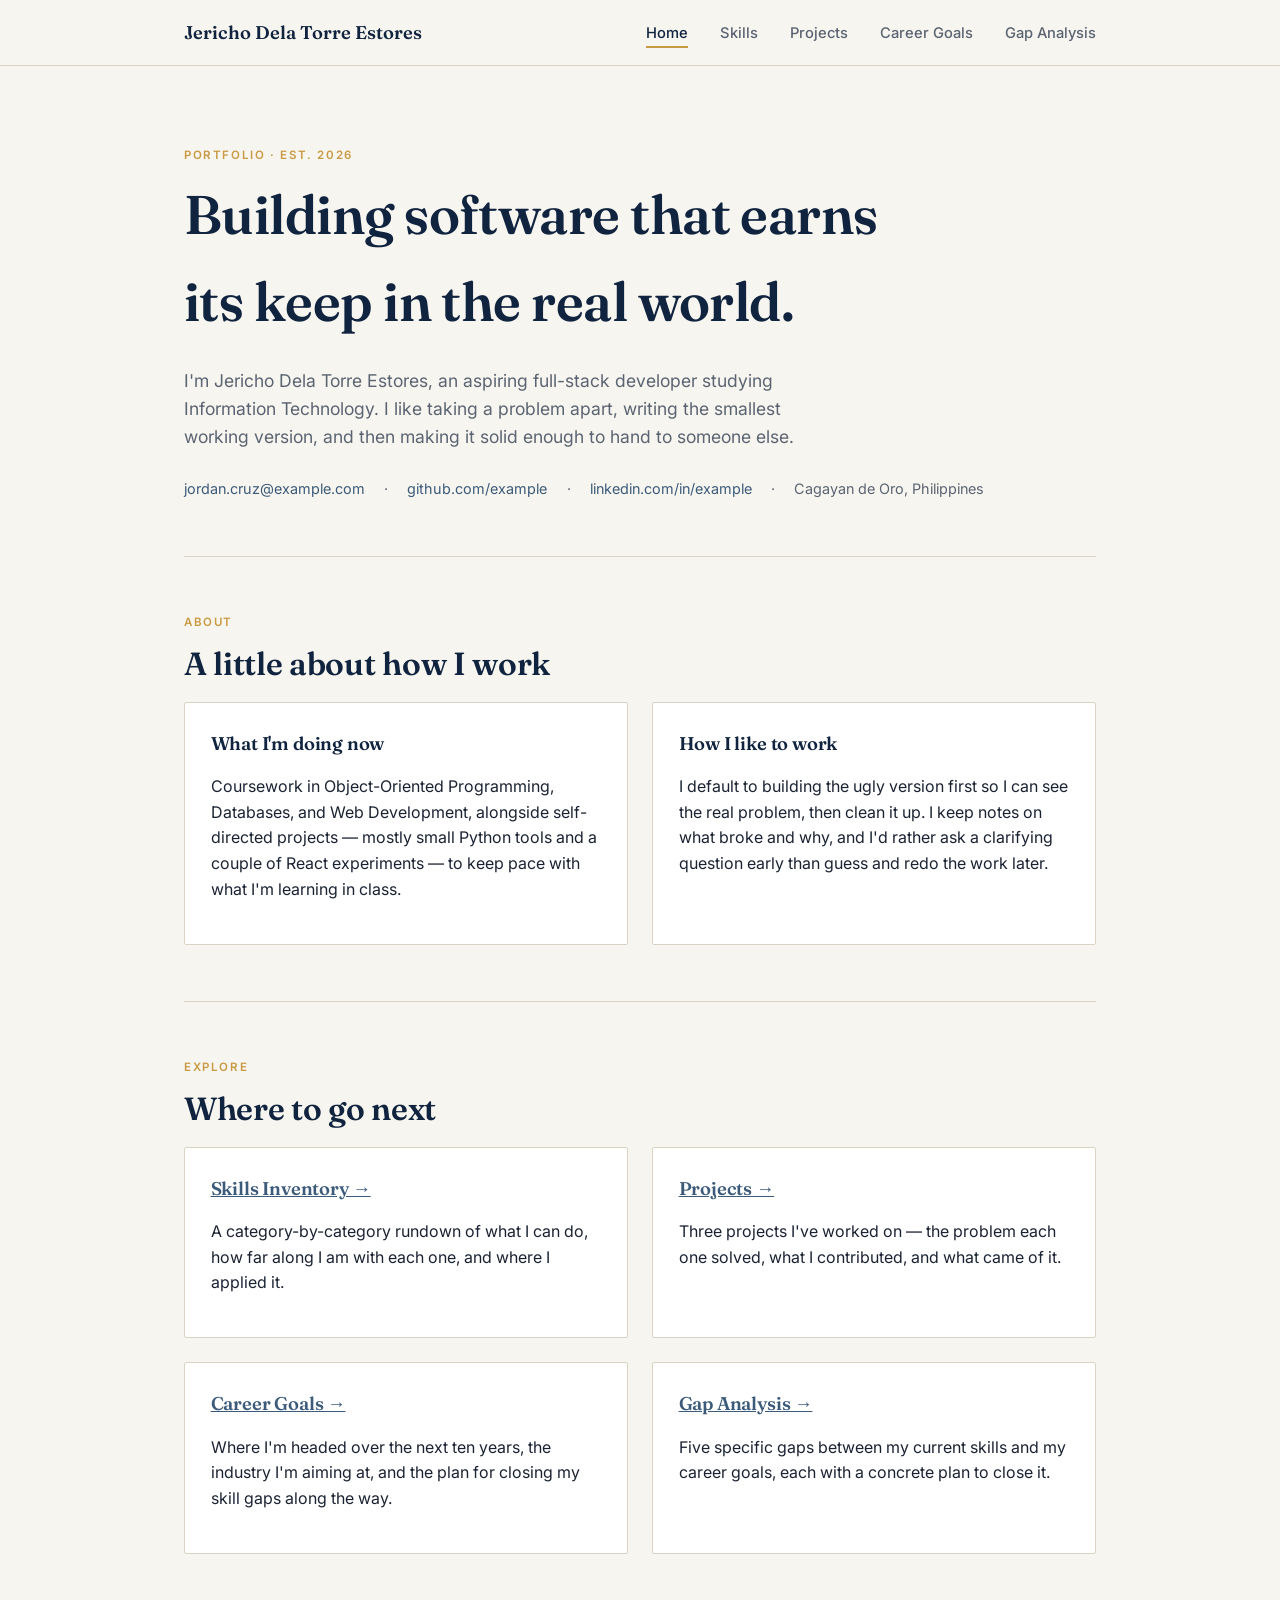
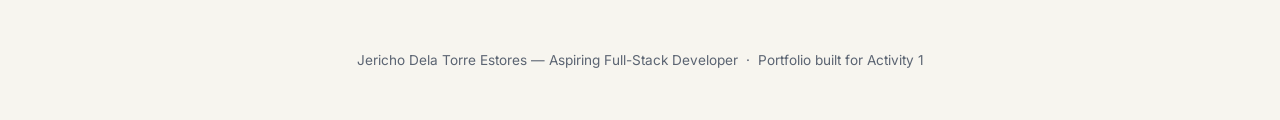
<file: index.html>
<!DOCTYPE html>
<html lang="en">
<head>
<meta charset="UTF-8">
<meta name="viewport" content="width=device-width, initial-scale=1.0">
<title>Jericho Dela Torre Estores — Portfolio</title>
<link rel="stylesheet" href="style.css">
</head>
<body>

<nav class="site-nav">
  <div class="nav-inner">
    <a class="nav-brand" href="index.html">Jericho Dela Torre Estores</a>
    <ul class="nav-links">
      <li><a href="index.html" aria-current="page">Home</a></li>
      <li><a href="skills.html">Skills</a></li>
      <li><a href="projects.html">Projects</a></li>
      <li><a href="goals.html">Career Goals</a></li>
      <li><a href="gap-analysis.html">Gap Analysis</a></li>
    </ul>
  </div>
</nav>

<main>
  <section class="hero">
    <span class="eyebrow">Portfolio · Est. 2026</span>
    <h1>Building software that earns<br>its keep in the real world.</h1>
    <p class="lede">
      I'm Jericho Dela Torre Estores, an aspiring full-stack developer studying Information Technology.
      I like taking a problem apart, writing the smallest working version, and then making
      it solid enough to hand to someone else.
    </p>
    <div class="contact-strip">
      <a href="mailto:jordan.cruz@example.com">jordan.cruz@example.com</a>
      <span>·</span>
      <a href="https://github.com/example" target="_blank" rel="noopener">github.com/example</a>
      <span>·</span>
      <a href="https://linkedin.com/in/example" target="_blank" rel="noopener">linkedin.com/in/example</a>
      <span>·</span>
      <span>Cagayan de Oro, Philippines</span>
    </div>
  </section>

  <section>
    <span class="eyebrow">About</span>
    <h2>A little about how I work</h2>
    <div class="grid-2">
      <div class="card">
        <h3>What I'm doing now</h3>
        <p>Coursework in Object-Oriented Programming, Databases, and Web Development,
        alongside self-directed projects — mostly small Python tools and a couple of
        React experiments — to keep pace with what I'm learning in class.</p>
      </div>
      <div class="card">
        <h3>How I like to work</h3>
        <p>I default to building the ugly version first so I can see the real problem,
        then clean it up. I keep notes on what broke and why, and I'd rather ask a
        clarifying question early than guess and redo the work later.</p>
      </div>
    </div>
  </section>

  <section>
    <span class="eyebrow">Explore</span>
    <h2>Where to go next</h2>
    <div class="grid-2">
      <div class="card">
        <h3><a href="skills.html">Skills Inventory →</a></h3>
        <p>A category-by-category rundown of what I can do, how far along I am with
        each one, and where I applied it.</p>
      </div>
      <div class="card">
        <h3><a href="projects.html">Projects →</a></h3>
        <p>Three projects I've worked on — the problem each one solved, what I
        contributed, and what came of it.</p>
      </div>
      <div class="card">
        <h3><a href="goals.html">Career Goals →</a></h3>
        <p>Where I'm headed over the next ten years, the industry I'm aiming at, and
        the plan for closing my skill gaps along the way.</p>
      </div>
      <div class="card">
        <h3><a href="gap-analysis.html">Gap Analysis →</a></h3>
        <p>Five specific gaps between my current skills and my career goals, each
        with a concrete plan to close it.</p>
      </div>
    </div>
  </section>
</main>

<footer>
  Jericho Dela Torre Estores — Aspiring Full-Stack Developer &nbsp;·&nbsp; Portfolio built for Activity 1
</footer>

</body>
</html>
</file>
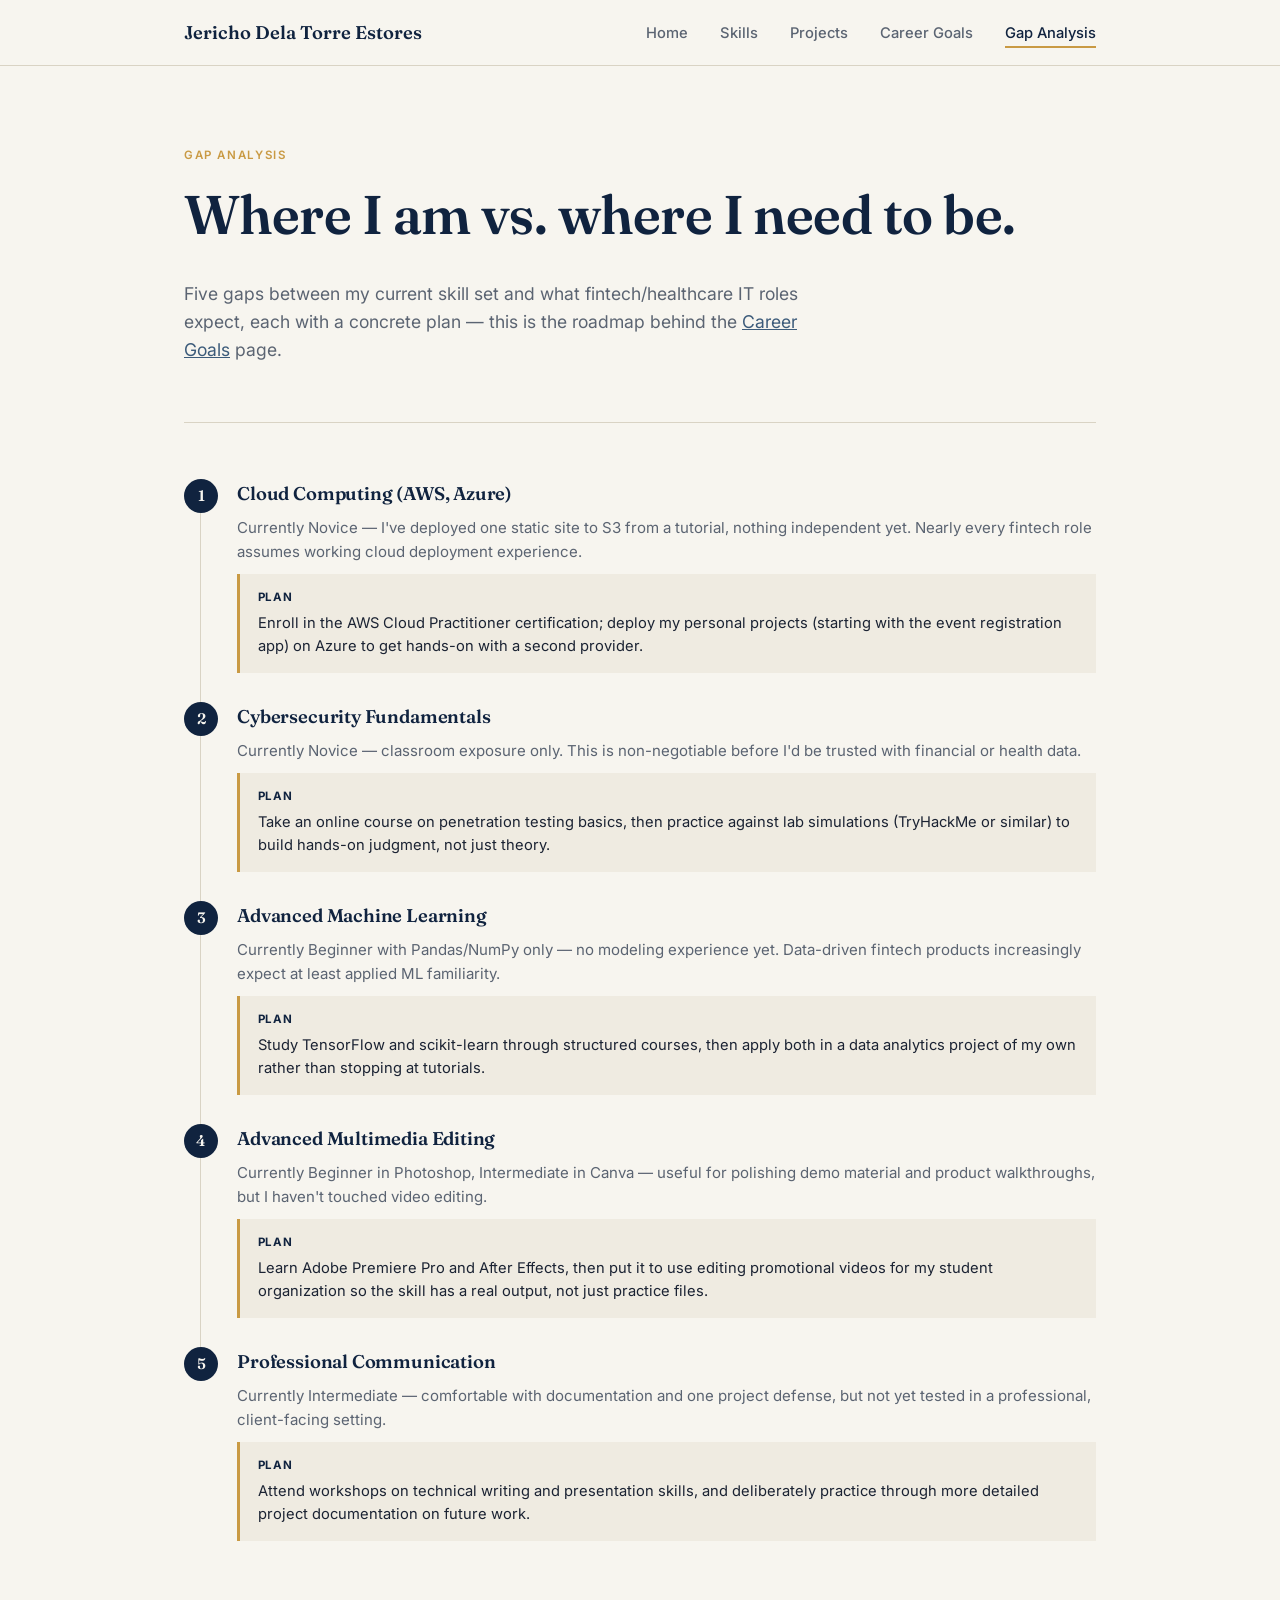
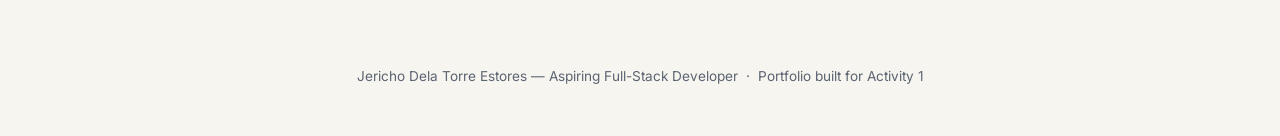
<file: gap-analysis.html>
<!DOCTYPE html>
<html lang="en">
<head>
<meta charset="UTF-8">
<meta name="viewport" content="width=device-width, initial-scale=1.0">
<title>Gap Analysis — Jericho Dela Torre Estores</title>
<link rel="stylesheet" href="style.css">
</head>
<body>

<nav class="site-nav">
  <div class="nav-inner">
    <a class="nav-brand" href="index.html">Jericho Dela Torre Estores</a>
    <ul class="nav-links">
      <li><a href="index.html">Home</a></li>
      <li><a href="skills.html">Skills</a></li>
      <li><a href="projects.html">Projects</a></li>
      <li><a href="goals.html">Career Goals</a></li>
      <li><a href="gap-analysis.html" aria-current="page">Gap Analysis</a></li>
    </ul>
  </div>
</nav>

<main>
  <section class="hero" style="padding-bottom: 2.5rem;">
    <span class="eyebrow">Gap Analysis</span>
    <h1>Where I am vs. where I need to be.</h1>
    <p class="lede">Five gaps between my current skill set and what fintech/healthcare
    IT roles expect, each with a concrete plan — this is the roadmap behind the
    <a href="goals.html">Career Goals</a> page.</p>
  </section>

  <section style="border-bottom: none;">
    <div class="roadmap-item">
      <div class="roadmap-num">1</div>
      <div>
        <h3>Cloud Computing (AWS, Azure)</h3>
        <p class="skill-example">Currently Novice — I've deployed one static site to
        S3 from a tutorial, nothing independent yet. Nearly every fintech role assumes
        working cloud deployment experience.</p>
        <div class="roadmap-plan">
          <strong>Plan</strong>
          Enroll in the AWS Cloud Practitioner certification; deploy my personal
          projects (starting with the event registration app) on Azure to get
          hands-on with a second provider.
        </div>
      </div>
    </div>

    <div class="roadmap-item">
      <div class="roadmap-num">2</div>
      <div>
        <h3>Cybersecurity Fundamentals</h3>
        <p class="skill-example">Currently Novice — classroom exposure only. This is
        non-negotiable before I'd be trusted with financial or health data.</p>
        <div class="roadmap-plan">
          <strong>Plan</strong>
          Take an online course on penetration testing basics, then practice against
          lab simulations (TryHackMe or similar) to build hands-on judgment, not just
          theory.
        </div>
      </div>
    </div>

    <div class="roadmap-item">
      <div class="roadmap-num">3</div>
      <div>
        <h3>Advanced Machine Learning</h3>
        <p class="skill-example">Currently Beginner with Pandas/NumPy only — no
        modeling experience yet. Data-driven fintech products increasingly expect at
        least applied ML familiarity.</p>
        <div class="roadmap-plan">
          <strong>Plan</strong>
          Study TensorFlow and scikit-learn through structured courses, then apply
          both in a data analytics project of my own rather than stopping at
          tutorials.
        </div>
      </div>
    </div>

    <div class="roadmap-item">
      <div class="roadmap-num">4</div>
      <div>
        <h3>Advanced Multimedia Editing</h3>
        <p class="skill-example">Currently Beginner in Photoshop, Intermediate in
        Canva — useful for polishing demo material and product walkthroughs, but I
        haven't touched video editing.</p>
        <div class="roadmap-plan">
          <strong>Plan</strong>
          Learn Adobe Premiere Pro and After Effects, then put it to use editing
          promotional videos for my student organization so the skill has a real
          output, not just practice files.
        </div>
      </div>
    </div>

    <div class="roadmap-item">
      <div class="roadmap-num">5</div>
      <div>
        <h3>Professional Communication</h3>
        <p class="skill-example">Currently Intermediate — comfortable with
        documentation and one project defense, but not yet tested in a professional,
        client-facing setting.</p>
        <div class="roadmap-plan">
          <strong>Plan</strong>
          Attend workshops on technical writing and presentation skills, and
          deliberately practice through more detailed project documentation on future
          work.
        </div>
      </div>
    </div>
  </section>
</main>

<footer>
  Jericho Dela Torre Estores — Aspiring Full-Stack Developer &nbsp;·&nbsp; Portfolio built for Activity 1
</footer>

</body>
</html>
</file>
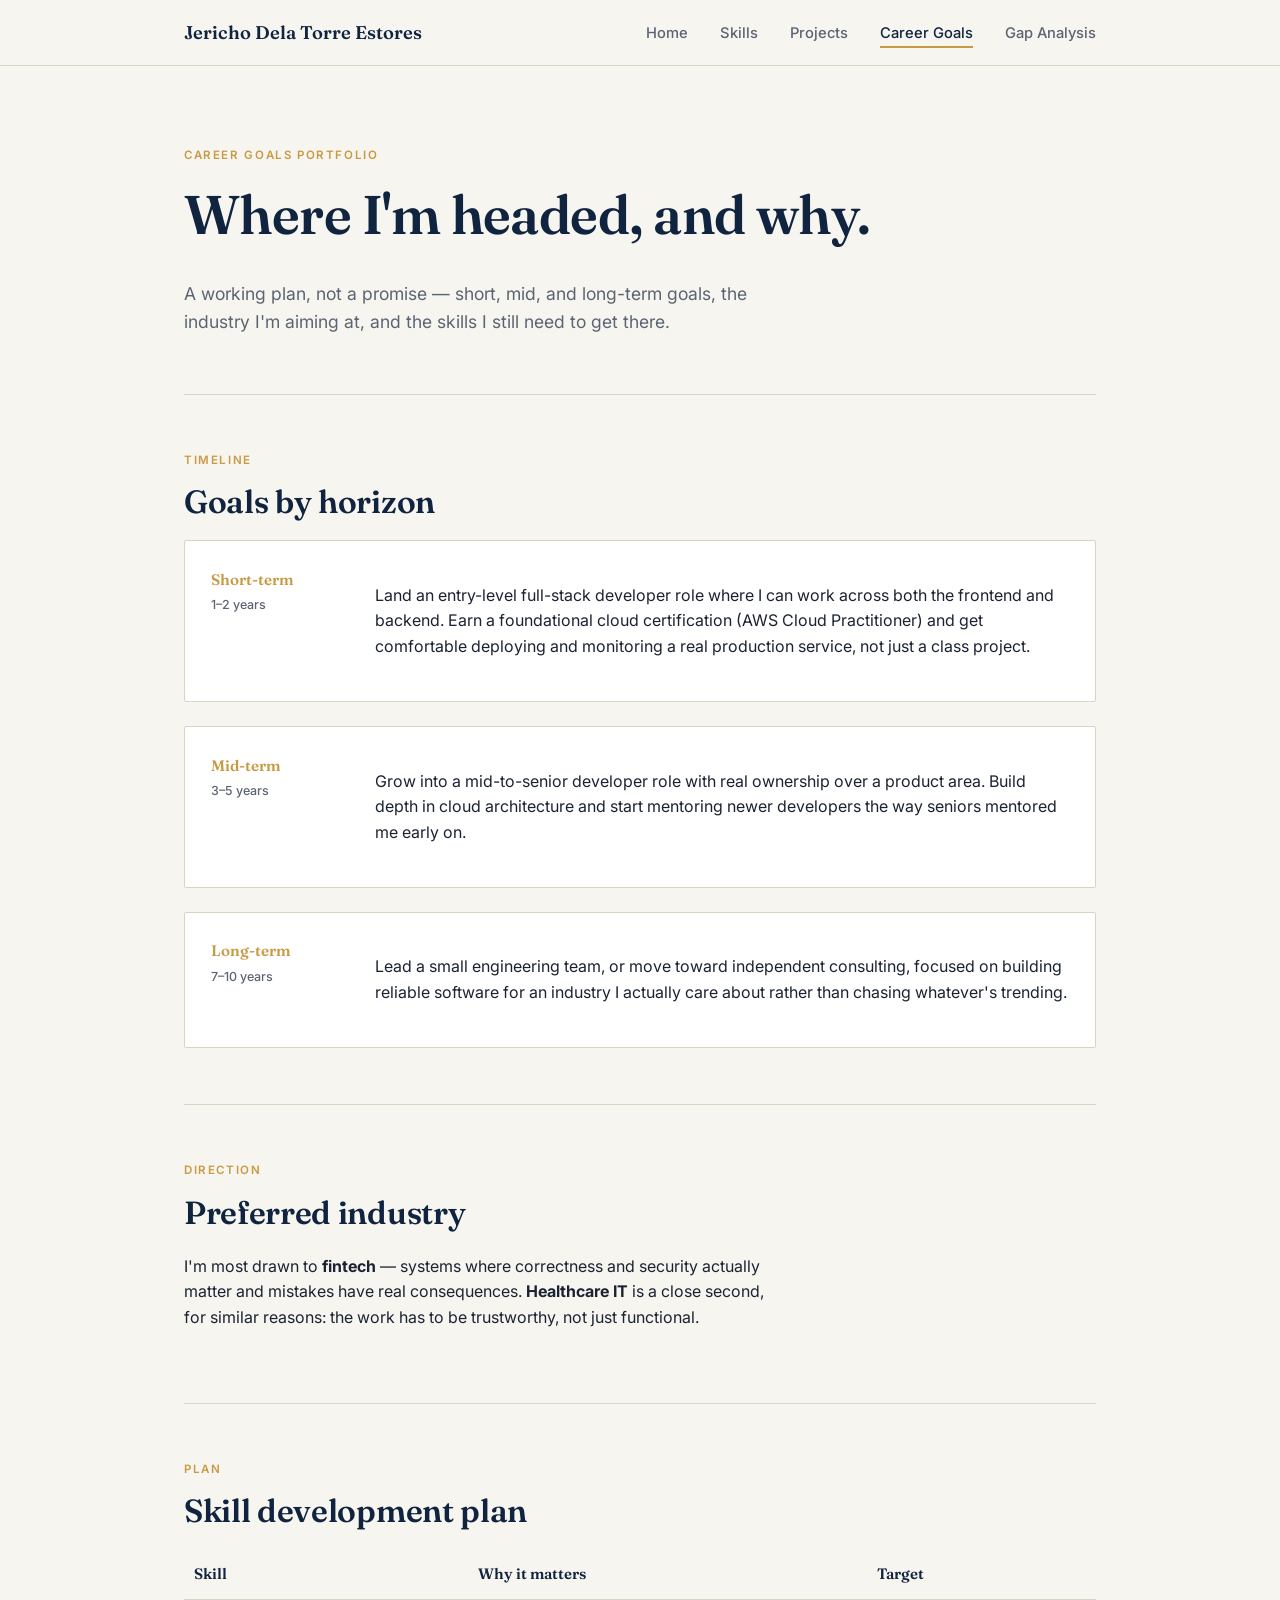
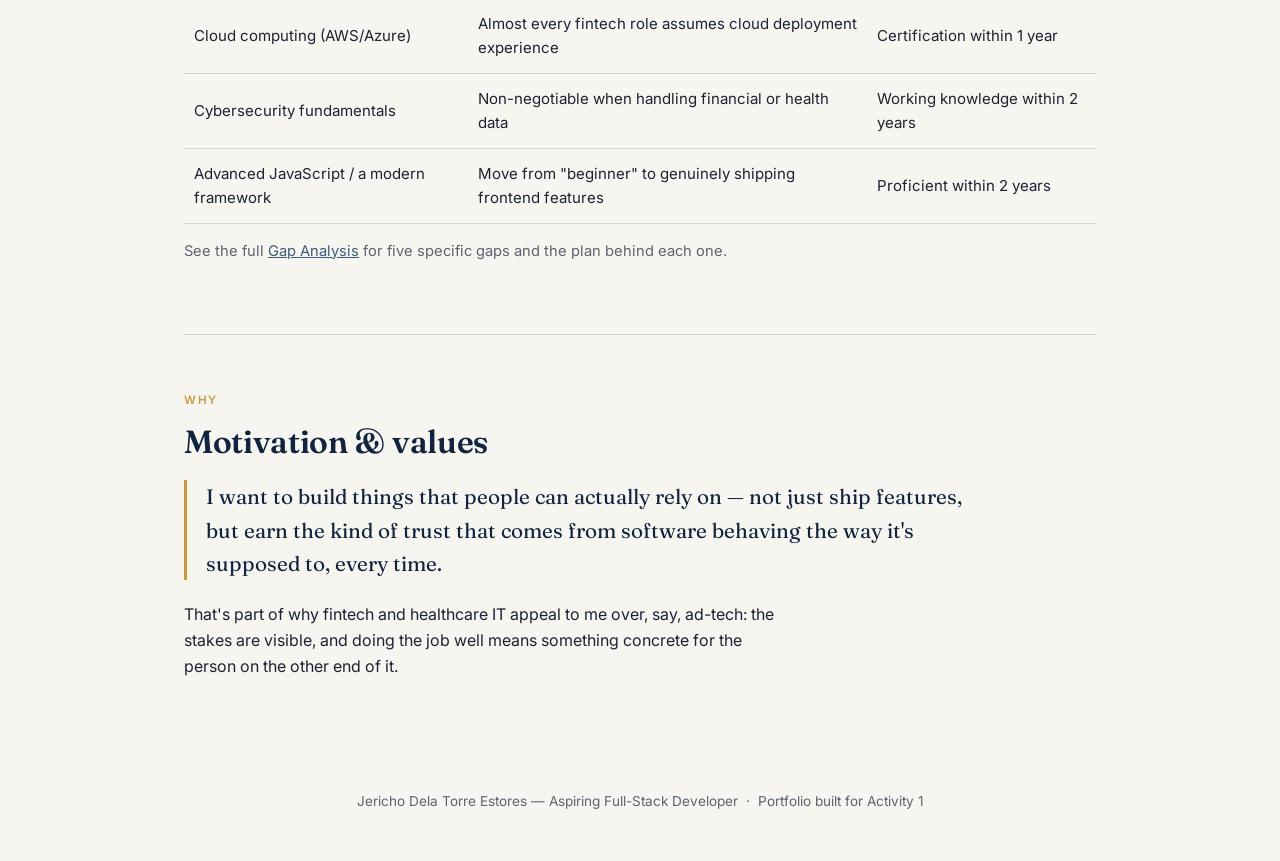
<file: goals.html>
<!DOCTYPE html>
<html lang="en">
<head>
<meta charset="UTF-8">
<meta name="viewport" content="width=device-width, initial-scale=1.0">
<title>Career Goals — Jericho Dela Torre Estores</title>
<link rel="stylesheet" href="style.css">
</head>
<body>

<nav class="site-nav">
  <div class="nav-inner">
    <a class="nav-brand" href="index.html">Jericho Dela Torre Estores</a>
    <ul class="nav-links">
      <li><a href="index.html">Home</a></li>
      <li><a href="skills.html">Skills</a></li>
      <li><a href="projects.html">Projects</a></li>
      <li><a href="goals.html" aria-current="page">Career Goals</a></li>
      <li><a href="gap-analysis.html">Gap Analysis</a></li>
    </ul>
  </div>
</nav>

<main>
  <section class="hero" style="padding-bottom: 2.5rem;">
    <span class="eyebrow">Career Goals Portfolio</span>
    <h1>Where I'm headed, and why.</h1>
    <p class="lede">A working plan, not a promise — short, mid, and long-term goals,
    the industry I'm aiming at, and the skills I still need to get there.</p>
  </section>

  <section>
    <span class="eyebrow">Timeline</span>
    <h2>Goals by horizon</h2>
    <div class="timeline">
      <div class="card">
        <div>
          <span class="span">Short-term</span>
          <span class="range">1–2 years</span>
        </div>
        <p>Land an entry-level full-stack developer role where I can work across both
        the frontend and backend. Earn a foundational cloud certification (AWS Cloud
        Practitioner) and get comfortable deploying and monitoring a real production
        service, not just a class project.</p>
      </div>
      <div class="card">
        <div>
          <span class="span">Mid-term</span>
          <span class="range">3–5 years</span>
        </div>
        <p>Grow into a mid-to-senior developer role with real ownership over a
        product area. Build depth in cloud architecture and start mentoring newer
        developers the way seniors mentored me early on.</p>
      </div>
      <div class="card">
        <div>
          <span class="span">Long-term</span>
          <span class="range">7–10 years</span>
        </div>
        <p>Lead a small engineering team, or move toward independent consulting,
        focused on building reliable software for an industry I actually care about
        rather than chasing whatever's trending.</p>
      </div>
    </div>
  </section>

  <section>
    <span class="eyebrow">Direction</span>
    <h2>Preferred industry</h2>
    <p style="max-width: 60ch;">I'm most drawn to <strong>fintech</strong> — systems
    where correctness and security actually matter and mistakes have real
    consequences. <strong>Healthcare IT</strong> is a close second, for similar
    reasons: the work has to be trustworthy, not just functional.</p>
  </section>

  <section>
    <span class="eyebrow">Plan</span>
    <h2>Skill development plan</h2>
    <table class="plan-table">
      <thead>
        <tr>
          <th>Skill</th>
          <th>Why it matters</th>
          <th>Target</th>
        </tr>
      </thead>
      <tbody>
        <tr>
          <td>Cloud computing (AWS/Azure)</td>
          <td>Almost every fintech role assumes cloud deployment experience</td>
          <td>Certification within 1 year</td>
        </tr>
        <tr>
          <td>Cybersecurity fundamentals</td>
          <td>Non-negotiable when handling financial or health data</td>
          <td>Working knowledge within 2 years</td>
        </tr>
        <tr>
          <td>Advanced JavaScript / a modern framework</td>
          <td>Move from "beginner" to genuinely shipping frontend features</td>
          <td>Proficient within 2 years</td>
        </tr>
      </tbody>
    </table>
    <p style="margin-top: 1rem; font-size: 0.92rem; color: var(--text-dim);">
      See the full <a href="gap-analysis.html">Gap Analysis</a> for five specific
      gaps and the plan behind each one.
    </p>
  </section>

  <section style="border-bottom: none;">
    <span class="eyebrow">Why</span>
    <h2>Motivation &amp; values</h2>
    <p class="values-quote">I want to build things that people can actually rely on —
    not just ship features, but earn the kind of trust that comes from software
    behaving the way it's supposed to, every time.</p>
    <p style="max-width: 60ch; margin-top: 1.4rem;">That's part of why fintech and
    healthcare IT appeal to me over, say, ad-tech: the stakes are visible, and doing
    the job well means something concrete for the person on the other end of it.</p>
  </section>
</main>

<footer>
  Jericho Dela Torre Estores — Aspiring Full-Stack Developer &nbsp;·&nbsp; Portfolio built for Activity 1
</footer>

</body>
</html>
</file>
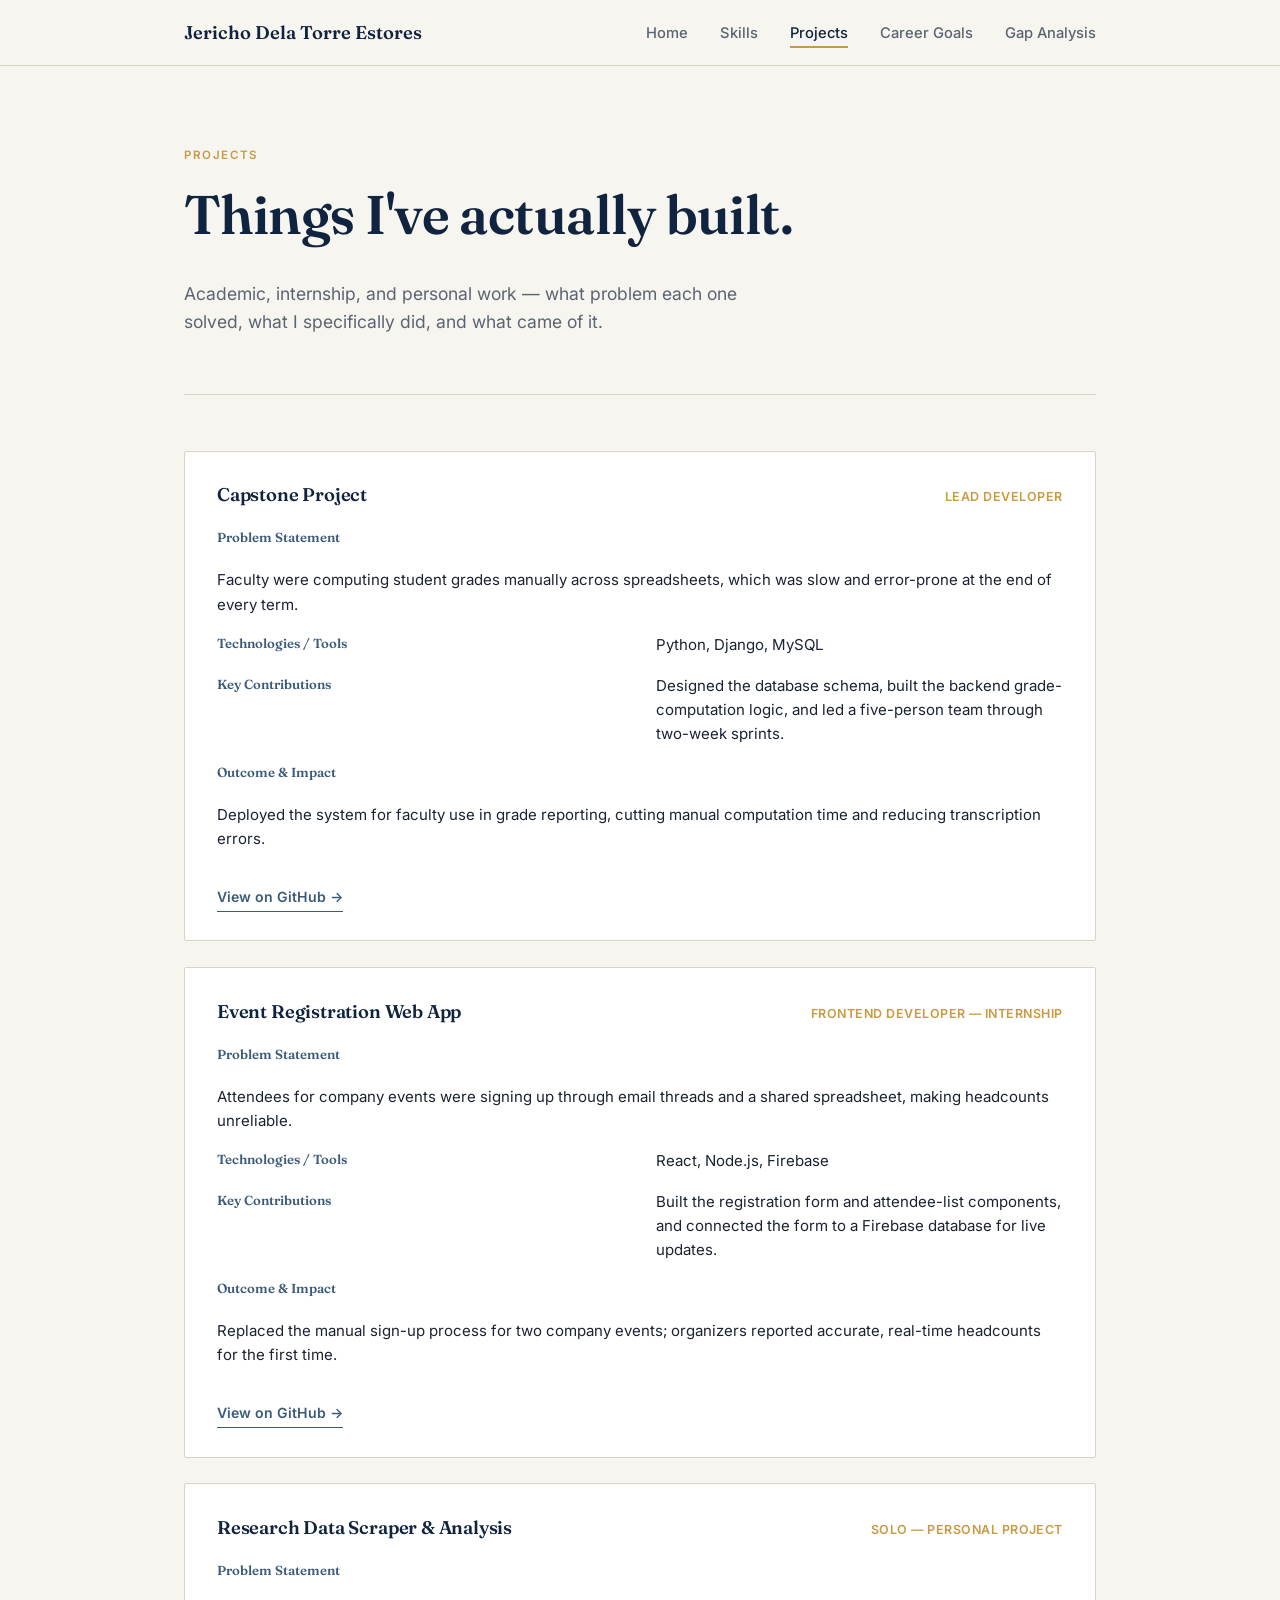
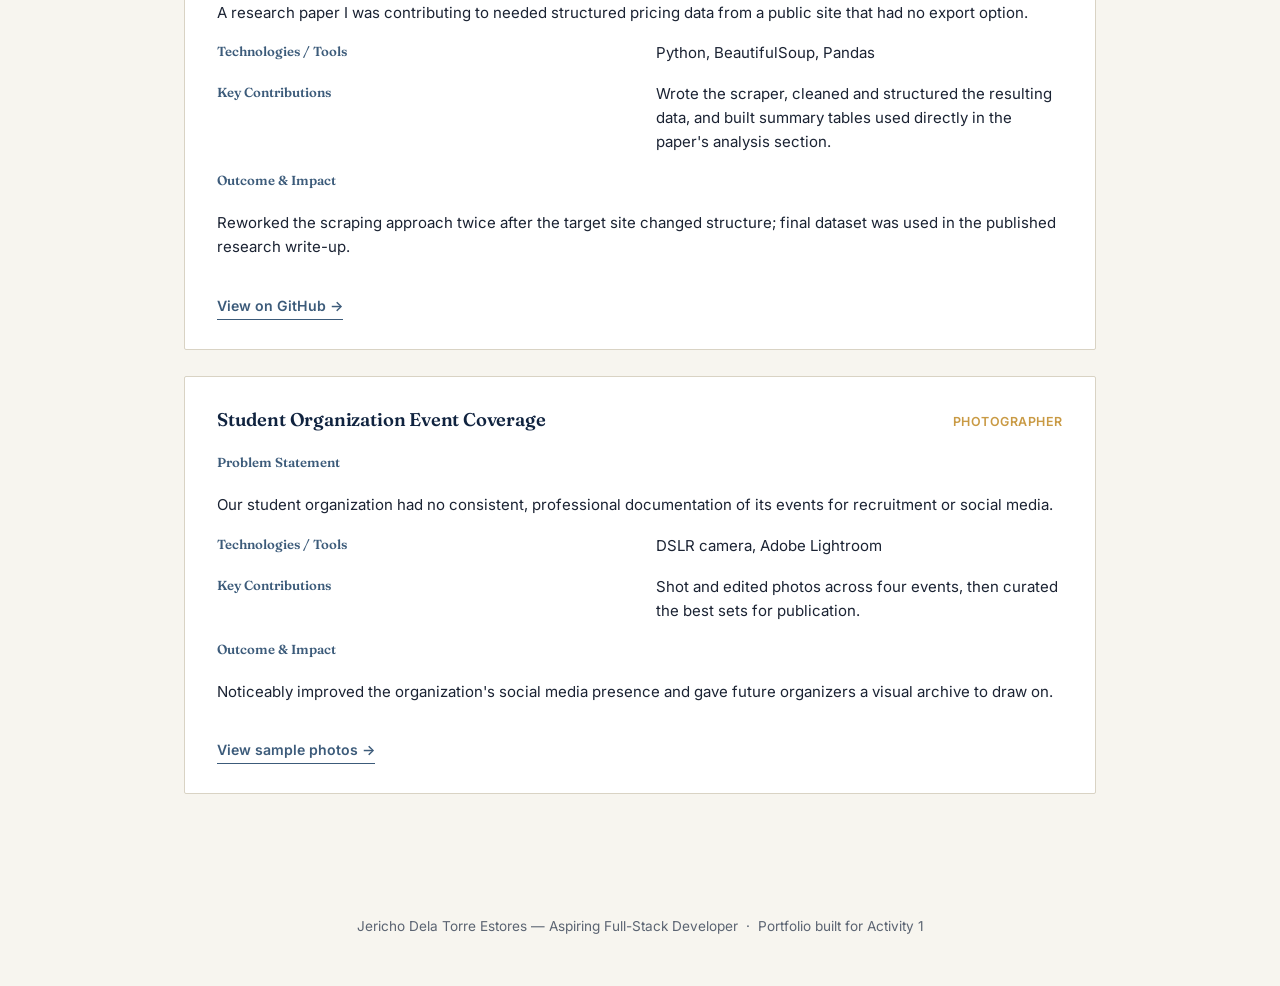
<file: projects.html>
<!DOCTYPE html>
<html lang="en">
<head>
<meta charset="UTF-8">
<meta name="viewport" content="width=device-width, initial-scale=1.0">
<title>Projects — Jericho Dela Torre Estores</title>
<link rel="stylesheet" href="style.css">
</head>
<body>

<nav class="site-nav">
  <div class="nav-inner">
    <a class="nav-brand" href="index.html">Jericho Dela Torre Estores</a>
    <ul class="nav-links">
      <li><a href="index.html">Home</a></li>
      <li><a href="skills.html">Skills</a></li>
      <li><a href="projects.html" aria-current="page">Projects</a></li>
      <li><a href="goals.html">Career Goals</a></li>
      <li><a href="gap-analysis.html">Gap Analysis</a></li>
    </ul>
  </div>
</nav>

<main>
  <section class="hero" style="padding-bottom: 2.5rem;">
    <span class="eyebrow">Projects</span>
    <h1>Things I've actually built.</h1>
    <p class="lede">Academic, internship, and personal work — what problem each one
    solved, what I specifically did, and what came of it.</p>
  </section>

  <section>
    <div class="project">
      <div class="project-head">
        <h3>Capstone Project</h3>
        <span class="project-role">Lead Developer</span>
      </div>
      <dl class="project-meta">
        <dt>Problem Statement</dt>
        <dd class="full">Faculty were computing student grades manually across
        spreadsheets, which was slow and error-prone at the end of every term.</dd>

        <dt>Technologies / Tools</dt>
        <dd>Python, Django, MySQL</dd>

        <dt>Key Contributions</dt>
        <dd>Designed the database schema, built the backend grade-computation logic,
        and led a five-person team through two-week sprints.</dd>

        <dt>Outcome &amp; Impact</dt>
        <dd class="full">Deployed the system for faculty use in grade reporting,
        cutting manual computation time and reducing transcription errors.</dd>
      </dl>
      <a class="evidence-link" href="https://github.com/example/capstone-grading" target="_blank" rel="noopener">View on GitHub →</a>
    </div>

    <div class="project">
      <div class="project-head">
        <h3>Event Registration Web App</h3>
        <span class="project-role">Frontend Developer — Internship</span>
      </div>
      <dl class="project-meta">
        <dt>Problem Statement</dt>
        <dd class="full">Attendees for company events were signing up through email
        threads and a shared spreadsheet, making headcounts unreliable.</dd>

        <dt>Technologies / Tools</dt>
        <dd>React, Node.js, Firebase</dd>

        <dt>Key Contributions</dt>
        <dd>Built the registration form and attendee-list components, and connected
        the form to a Firebase database for live updates.</dd>

        <dt>Outcome &amp; Impact</dt>
        <dd class="full">Replaced the manual sign-up process for two company events;
        organizers reported accurate, real-time headcounts for the first time.</dd>
      </dl>
      <a class="evidence-link" href="https://github.com/example/event-registration" target="_blank" rel="noopener">View on GitHub →</a>
    </div>

    <div class="project">
      <div class="project-head">
        <h3>Research Data Scraper &amp; Analysis</h3>
        <span class="project-role">Solo — Personal Project</span>
      </div>
      <dl class="project-meta">
        <dt>Problem Statement</dt>
        <dd class="full">A research paper I was contributing to needed structured
        pricing data from a public site that had no export option.</dd>

        <dt>Technologies / Tools</dt>
        <dd>Python, BeautifulSoup, Pandas</dd>

        <dt>Key Contributions</dt>
        <dd>Wrote the scraper, cleaned and structured the resulting data, and built
        summary tables used directly in the paper's analysis section.</dd>

        <dt>Outcome &amp; Impact</dt>
        <dd class="full">Reworked the scraping approach twice after the target site
        changed structure; final dataset was used in the published research write-up.</dd>
      </dl>
      <a class="evidence-link" href="https://github.com/example/research-scraper" target="_blank" rel="noopener">View on GitHub →</a>
    </div>

    <div class="project">
      <div class="project-head">
        <h3>Student Organization Event Coverage</h3>
        <span class="project-role">Photographer</span>
      </div>
      <dl class="project-meta">
        <dt>Problem Statement</dt>
        <dd class="full">Our student organization had no consistent, professional
        documentation of its events for recruitment or social media.</dd>

        <dt>Technologies / Tools</dt>
        <dd>DSLR camera, Adobe Lightroom</dd>

        <dt>Key Contributions</dt>
        <dd>Shot and edited photos across four events, then curated the best sets for
        publication.</dd>

        <dt>Outcome &amp; Impact</dt>
        <dd class="full">Noticeably improved the organization's social media presence
        and gave future organizers a visual archive to draw on.</dd>
      </dl>
      <a class="evidence-link" href="https://drive.example.com/event-coverage" target="_blank" rel="noopener">View sample photos →</a>
    </div>
  </section>
</main>

<footer>
  Jericho Dela Torre Estores — Aspiring Full-Stack Developer &nbsp;·&nbsp; Portfolio built for Activity 1
</footer>

</body>
</html>
</file>
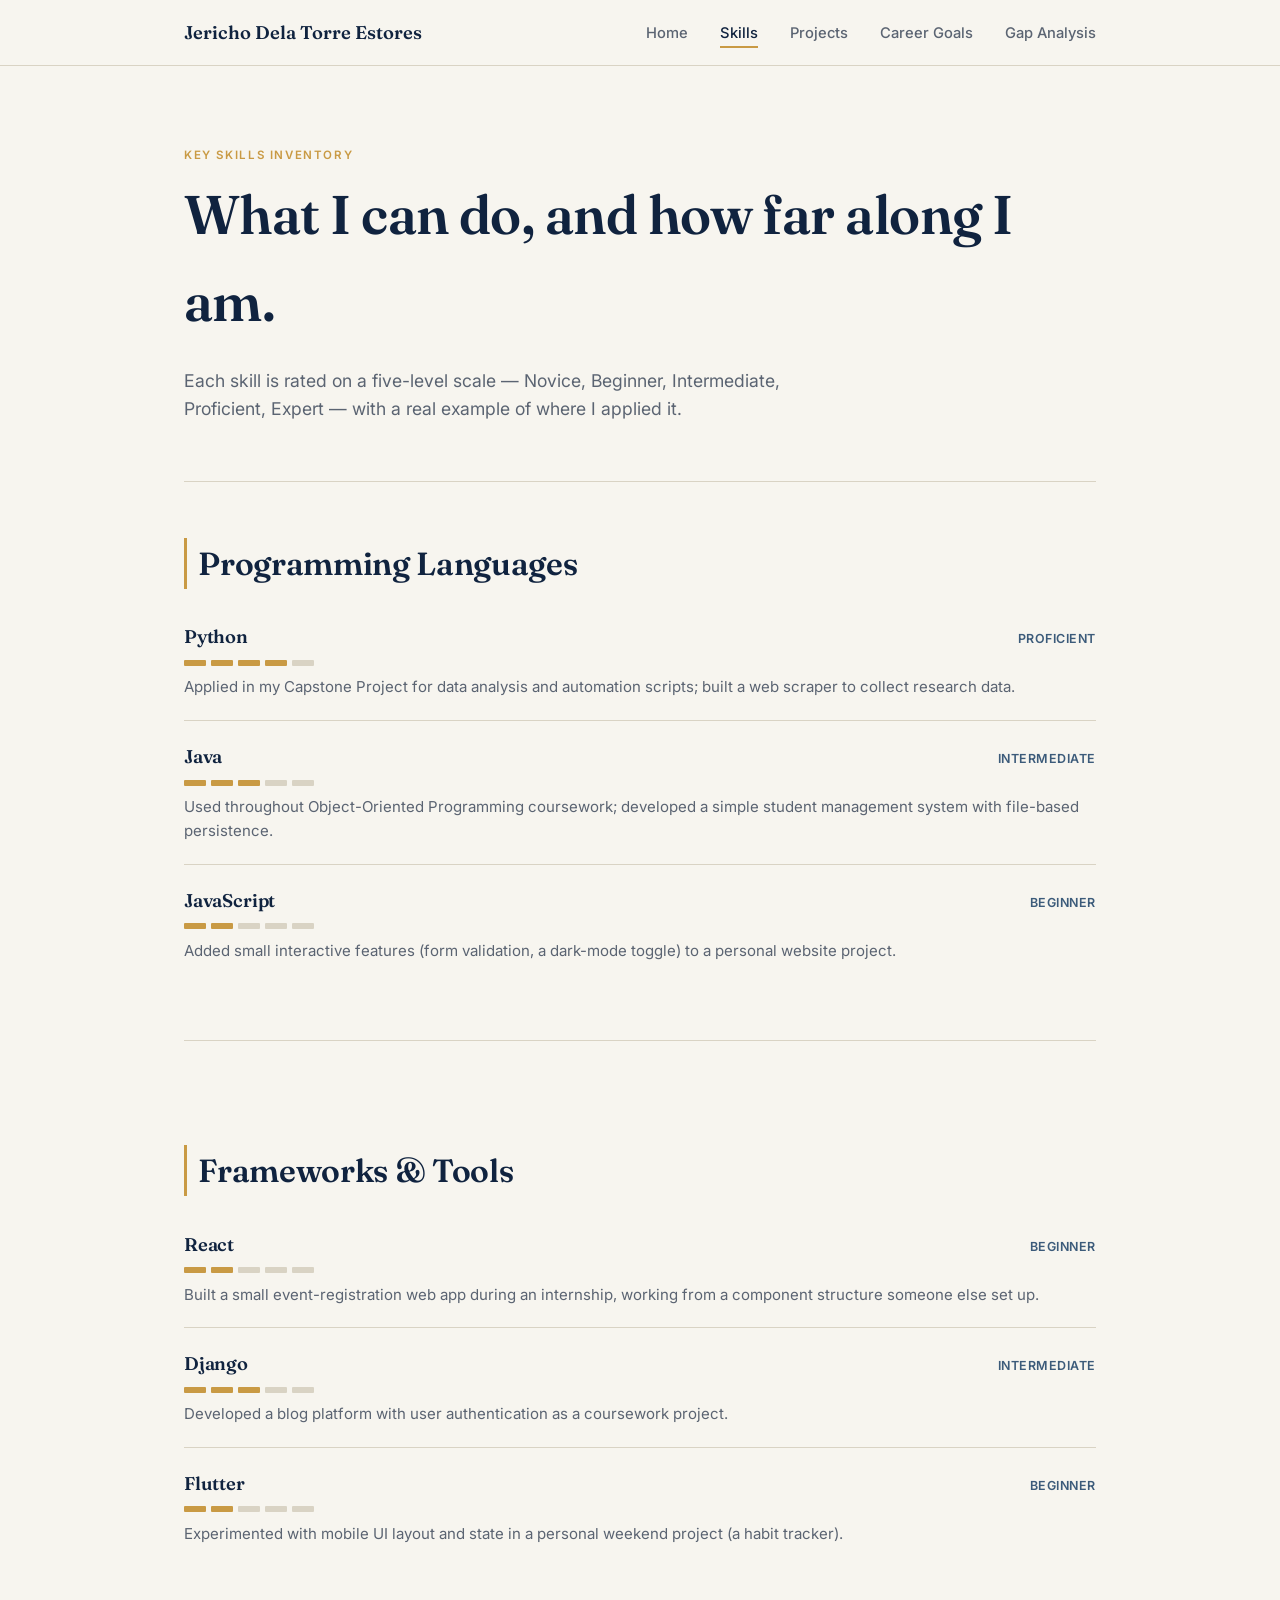
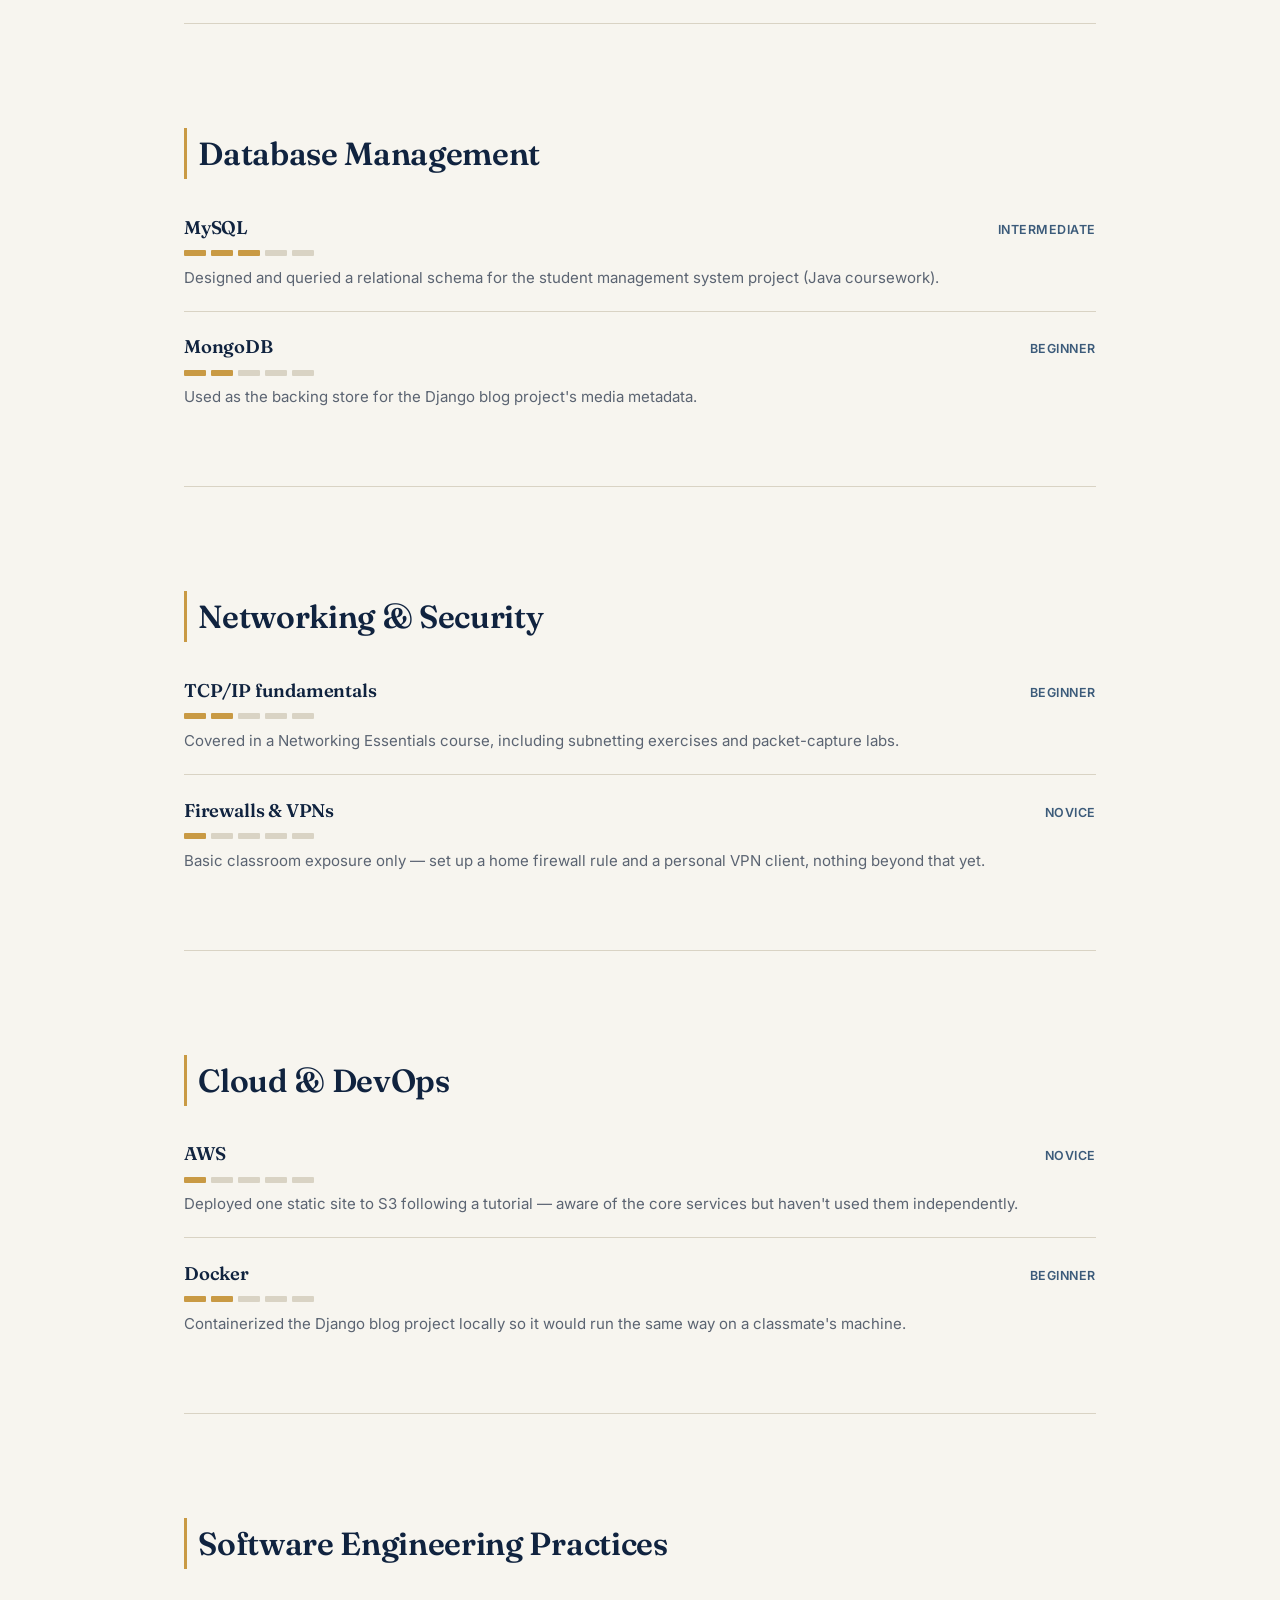
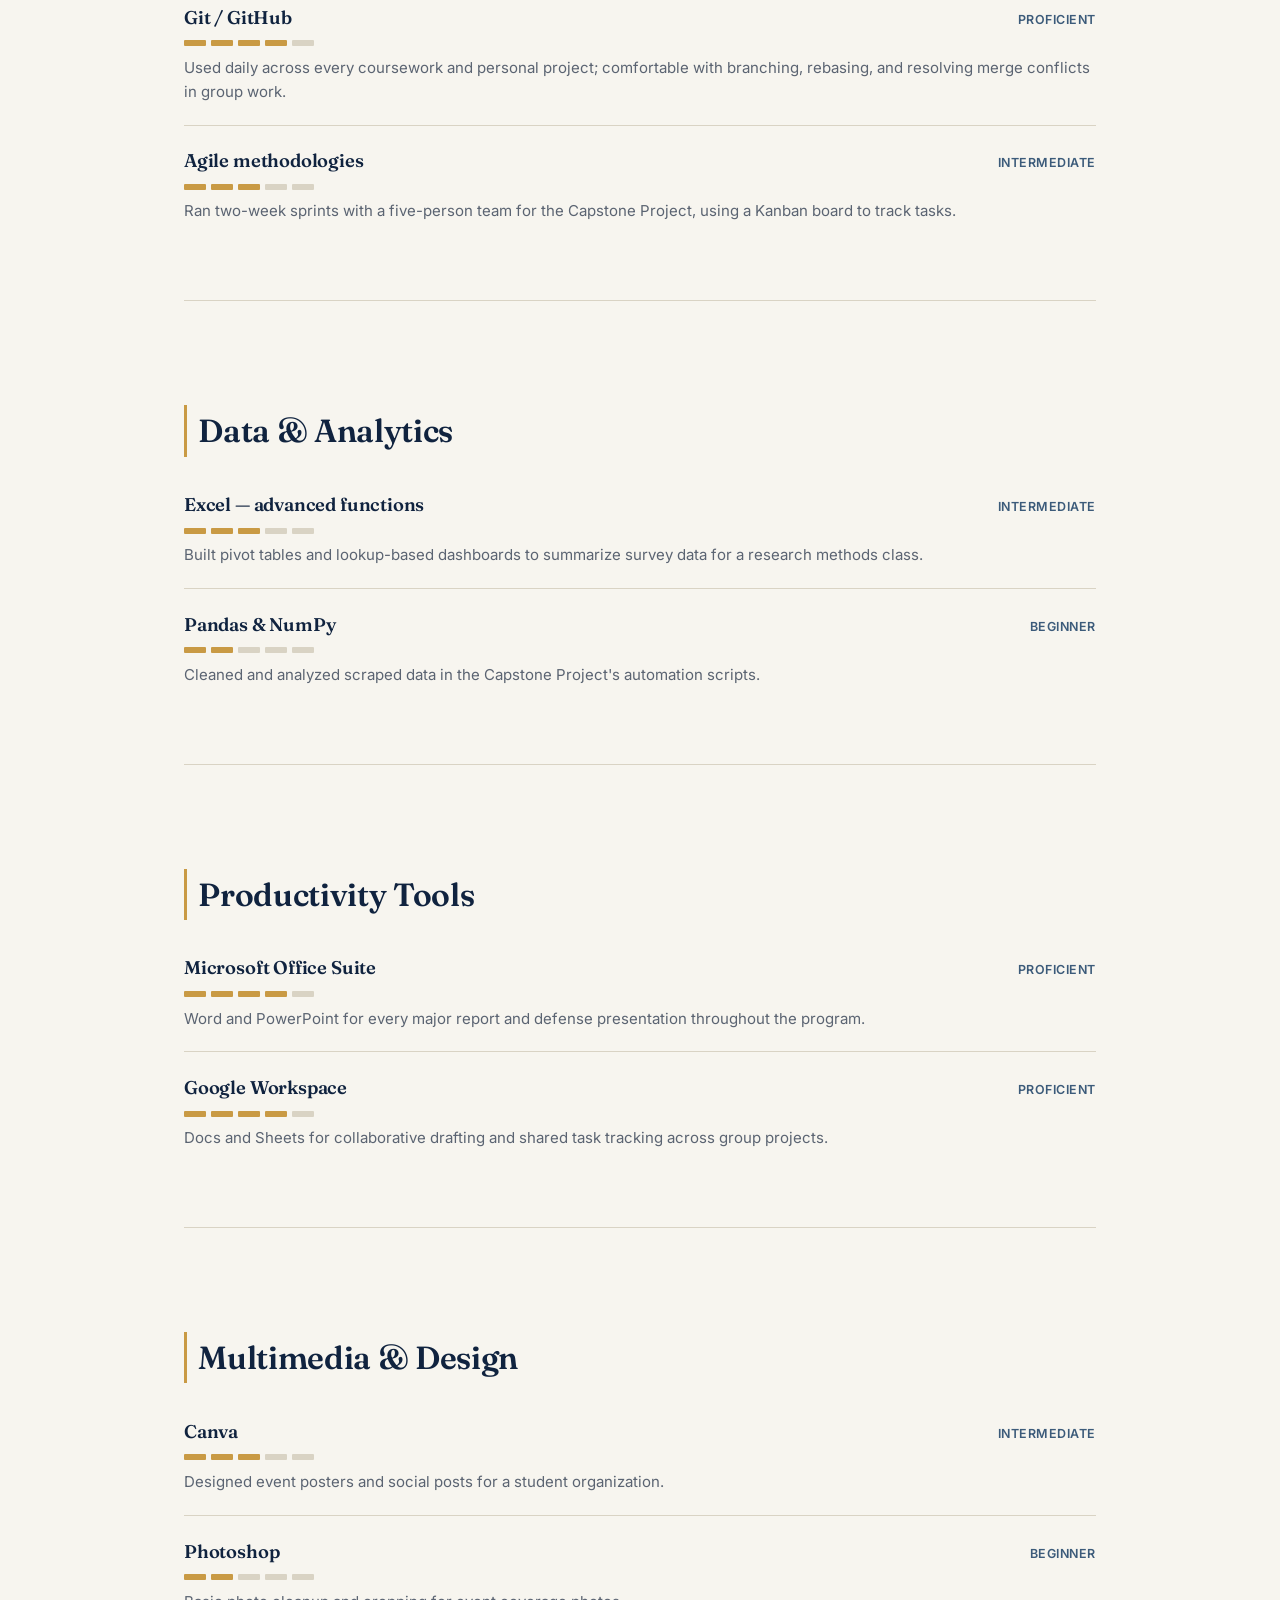
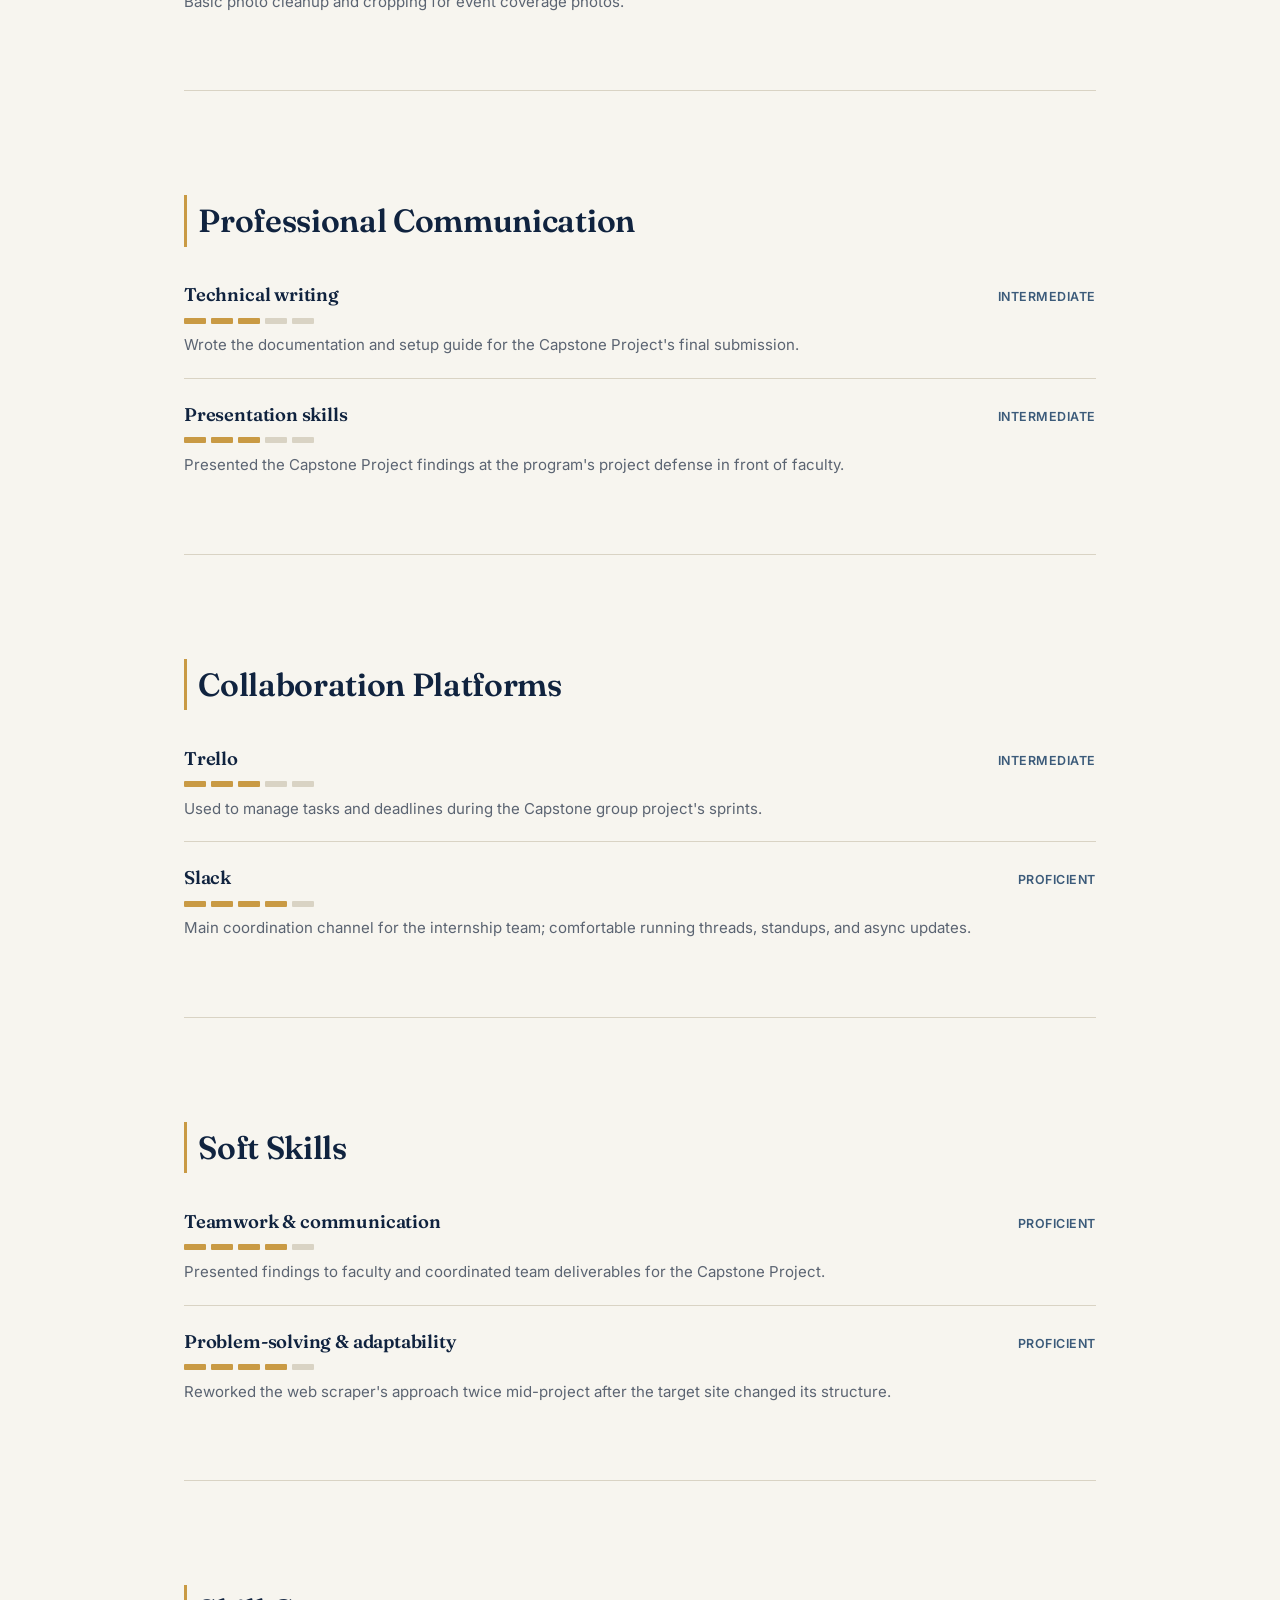
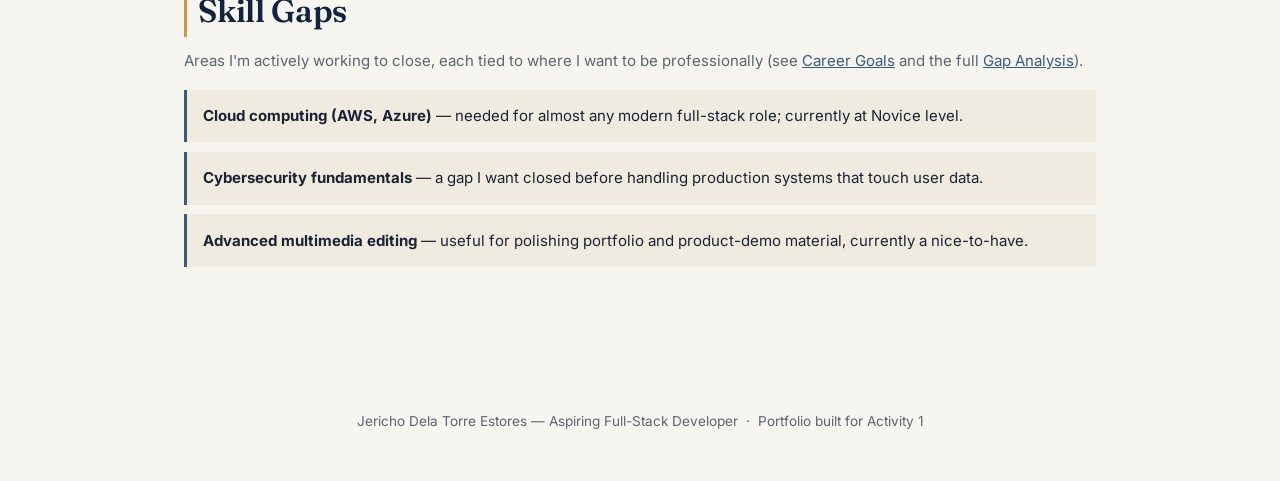
<file: skills.html>
<!DOCTYPE html>
<html lang="en">
<head>
<meta charset="UTF-8">
<meta name="viewport" content="width=device-width, initial-scale=1.0">
<title>Skills Inventory — Jericho Dela Torre Estores</title>
<link rel="stylesheet" href="style.css">
</head>
<body>

<nav class="site-nav">
  <div class="nav-inner">
    <a class="nav-brand" href="index.html">Jericho Dela Torre Estores</a>
    <ul class="nav-links">
      <li><a href="index.html">Home</a></li>
      <li><a href="skills.html" aria-current="page">Skills</a></li>
      <li><a href="projects.html">Projects</a></li>
      <li><a href="goals.html">Career Goals</a></li>
      <li><a href="gap-analysis.html">Gap Analysis</a></li>
    </ul>
  </div>
</nav>

<main>
  <section class="hero" style="padding-bottom: 2.5rem;">
    <span class="eyebrow">Key Skills Inventory</span>
    <h1>What I can do, and how far along I am.</h1>
    <p class="lede">Each skill is rated on a five-level scale — Novice, Beginner,
    Intermediate, Proficient, Expert — with a real example of where I applied it.</p>
  </section>

  <!-- Programming Languages -->
  <section class="skill-category">
    <h2>Programming Languages</h2>

    <div class="skill-item">
      <div class="skill-head">
        <h3>Python</h3>
        <span class="skill-level">Proficient</span>
      </div>
      <div class="scale" aria-label="Proficient, 4 of 5">
        <i class="on"></i><i class="on"></i><i class="on"></i><i class="on"></i><i></i>
      </div>
      <p class="skill-example">Applied in my Capstone Project for data analysis and
      automation scripts; built a web scraper to collect research data.</p>
    </div>

    <div class="skill-item">
      <div class="skill-head">
        <h3>Java</h3>
        <span class="skill-level">Intermediate</span>
      </div>
      <div class="scale" aria-label="Intermediate, 3 of 5">
        <i class="on"></i><i class="on"></i><i class="on"></i><i></i><i></i>
      </div>
      <p class="skill-example">Used throughout Object-Oriented Programming coursework;
      developed a simple student management system with file-based persistence.</p>
    </div>

    <div class="skill-item">
      <div class="skill-head">
        <h3>JavaScript</h3>
        <span class="skill-level">Beginner</span>
      </div>
      <div class="scale" aria-label="Beginner, 2 of 5">
        <i class="on"></i><i class="on"></i><i></i><i></i><i></i>
      </div>
      <p class="skill-example">Added small interactive features (form validation, a
      dark-mode toggle) to a personal website project.</p>
    </div>
  </section>

  <!-- Frameworks & Tools -->
  <section class="skill-category">
    <h2>Frameworks &amp; Tools</h2>

    <div class="skill-item">
      <div class="skill-head">
        <h3>React</h3>
        <span class="skill-level">Beginner</span>
      </div>
      <div class="scale" aria-label="Beginner, 2 of 5">
        <i class="on"></i><i class="on"></i><i></i><i></i><i></i>
      </div>
      <p class="skill-example">Built a small event-registration web app during an
      internship, working from a component structure someone else set up.</p>
    </div>

    <div class="skill-item">
      <div class="skill-head">
        <h3>Django</h3>
        <span class="skill-level">Intermediate</span>
      </div>
      <div class="scale" aria-label="Intermediate, 3 of 5">
        <i class="on"></i><i class="on"></i><i class="on"></i><i></i><i></i>
      </div>
      <p class="skill-example">Developed a blog platform with user authentication as a
      coursework project.</p>
    </div>

    <div class="skill-item">
      <div class="skill-head">
        <h3>Flutter</h3>
        <span class="skill-level">Beginner</span>
      </div>
      <div class="scale" aria-label="Beginner, 2 of 5">
        <i class="on"></i><i class="on"></i><i></i><i></i><i></i>
      </div>
      <p class="skill-example">Experimented with mobile UI layout and state in a
      personal weekend project (a habit tracker).</p>
    </div>
  </section>

  <!-- Database Management -->
  <section class="skill-category">
    <h2>Database Management</h2>

    <div class="skill-item">
      <div class="skill-head">
        <h3>MySQL</h3>
        <span class="skill-level">Intermediate</span>
      </div>
      <div class="scale" aria-label="Intermediate, 3 of 5">
        <i class="on"></i><i class="on"></i><i class="on"></i><i></i><i></i>
      </div>
      <p class="skill-example">Designed and queried a relational schema for the student
      management system project (Java coursework).</p>
    </div>

    <div class="skill-item">
      <div class="skill-head">
        <h3>MongoDB</h3>
        <span class="skill-level">Beginner</span>
      </div>
      <div class="scale" aria-label="Beginner, 2 of 5">
        <i class="on"></i><i class="on"></i><i></i><i></i><i></i>
      </div>
      <p class="skill-example">Used as the backing store for the Django blog project's
      media metadata.</p>
    </div>
  </section>

  <!-- Networking & Security -->
  <section class="skill-category">
    <h2>Networking &amp; Security</h2>

    <div class="skill-item">
      <div class="skill-head">
        <h3>TCP/IP fundamentals</h3>
        <span class="skill-level">Beginner</span>
      </div>
      <div class="scale" aria-label="Beginner, 2 of 5">
        <i class="on"></i><i class="on"></i><i></i><i></i><i></i>
      </div>
      <p class="skill-example">Covered in a Networking Essentials course, including
      subnetting exercises and packet-capture labs.</p>
    </div>

    <div class="skill-item">
      <div class="skill-head">
        <h3>Firewalls &amp; VPNs</h3>
        <span class="skill-level">Novice</span>
      </div>
      <div class="scale" aria-label="Novice, 1 of 5">
        <i class="on"></i><i></i><i></i><i></i><i></i>
      </div>
      <p class="skill-example">Basic classroom exposure only — set up a home firewall
      rule and a personal VPN client, nothing beyond that yet.</p>
    </div>
  </section>

  <!-- Cloud & DevOps -->
  <section class="skill-category">
    <h2>Cloud &amp; DevOps</h2>

    <div class="skill-item">
      <div class="skill-head">
        <h3>AWS</h3>
        <span class="skill-level">Novice</span>
      </div>
      <div class="scale" aria-label="Novice, 1 of 5">
        <i class="on"></i><i></i><i></i><i></i><i></i>
      </div>
      <p class="skill-example">Deployed one static site to S3 following a tutorial —
      aware of the core services but haven't used them independently.</p>
    </div>

    <div class="skill-item">
      <div class="skill-head">
        <h3>Docker</h3>
        <span class="skill-level">Beginner</span>
      </div>
      <div class="scale" aria-label="Beginner, 2 of 5">
        <i class="on"></i><i class="on"></i><i></i><i></i><i></i>
      </div>
      <p class="skill-example">Containerized the Django blog project locally so it
      would run the same way on a classmate's machine.</p>
    </div>
  </section>

  <!-- Software Engineering Practices -->
  <section class="skill-category">
    <h2>Software Engineering Practices</h2>

    <div class="skill-item">
      <div class="skill-head">
        <h3>Git / GitHub</h3>
        <span class="skill-level">Proficient</span>
      </div>
      <div class="scale" aria-label="Proficient, 4 of 5">
        <i class="on"></i><i class="on"></i><i class="on"></i><i class="on"></i><i></i>
      </div>
      <p class="skill-example">Used daily across every coursework and personal project;
      comfortable with branching, rebasing, and resolving merge conflicts in group work.</p>
    </div>

    <div class="skill-item">
      <div class="skill-head">
        <h3>Agile methodologies</h3>
        <span class="skill-level">Intermediate</span>
      </div>
      <div class="scale" aria-label="Intermediate, 3 of 5">
        <i class="on"></i><i class="on"></i><i class="on"></i><i></i><i></i>
      </div>
      <p class="skill-example">Ran two-week sprints with a five-person team for the
      Capstone Project, using a Kanban board to track tasks.</p>
    </div>
  </section>

  <!-- Data & Analytics -->
  <section class="skill-category">
    <h2>Data &amp; Analytics</h2>

    <div class="skill-item">
      <div class="skill-head">
        <h3>Excel — advanced functions</h3>
        <span class="skill-level">Intermediate</span>
      </div>
      <div class="scale" aria-label="Intermediate, 3 of 5">
        <i class="on"></i><i class="on"></i><i class="on"></i><i></i><i></i>
      </div>
      <p class="skill-example">Built pivot tables and lookup-based dashboards to
      summarize survey data for a research methods class.</p>
    </div>

    <div class="skill-item">
      <div class="skill-head">
        <h3>Pandas &amp; NumPy</h3>
        <span class="skill-level">Beginner</span>
      </div>
      <div class="scale" aria-label="Beginner, 2 of 5">
        <i class="on"></i><i class="on"></i><i></i><i></i><i></i>
      </div>
      <p class="skill-example">Cleaned and analyzed scraped data in the Capstone
      Project's automation scripts.</p>
    </div>
  </section>

  <!-- Productivity Tools -->
  <section class="skill-category">
    <h2>Productivity Tools</h2>

    <div class="skill-item">
      <div class="skill-head">
        <h3>Microsoft Office Suite</h3>
        <span class="skill-level">Proficient</span>
      </div>
      <div class="scale" aria-label="Proficient, 4 of 5">
        <i class="on"></i><i class="on"></i><i class="on"></i><i class="on"></i><i></i>
      </div>
      <p class="skill-example">Word and PowerPoint for every major report and defense
      presentation throughout the program.</p>
    </div>

    <div class="skill-item">
      <div class="skill-head">
        <h3>Google Workspace</h3>
        <span class="skill-level">Proficient</span>
      </div>
      <div class="scale" aria-label="Proficient, 4 of 5">
        <i class="on"></i><i class="on"></i><i class="on"></i><i class="on"></i><i></i>
      </div>
      <p class="skill-example">Docs and Sheets for collaborative drafting and shared
      task tracking across group projects.</p>
    </div>
  </section>

  <!-- Multimedia & Design -->
  <section class="skill-category">
    <h2>Multimedia &amp; Design</h2>

    <div class="skill-item">
      <div class="skill-head">
        <h3>Canva</h3>
        <span class="skill-level">Intermediate</span>
      </div>
      <div class="scale" aria-label="Intermediate, 3 of 5">
        <i class="on"></i><i class="on"></i><i class="on"></i><i></i><i></i>
      </div>
      <p class="skill-example">Designed event posters and social posts for a student
      organization.</p>
    </div>

    <div class="skill-item">
      <div class="skill-head">
        <h3>Photoshop</h3>
        <span class="skill-level">Beginner</span>
      </div>
      <div class="scale" aria-label="Beginner, 2 of 5">
        <i class="on"></i><i class="on"></i><i></i><i></i><i></i>
      </div>
      <p class="skill-example">Basic photo cleanup and cropping for event coverage
      photos.</p>
    </div>
  </section>

  <!-- Professional Communication -->
  <section class="skill-category">
    <h2>Professional Communication</h2>

    <div class="skill-item">
      <div class="skill-head">
        <h3>Technical writing</h3>
        <span class="skill-level">Intermediate</span>
      </div>
      <div class="scale" aria-label="Intermediate, 3 of 5">
        <i class="on"></i><i class="on"></i><i class="on"></i><i></i><i></i>
      </div>
      <p class="skill-example">Wrote the documentation and setup guide for the
      Capstone Project's final submission.</p>
    </div>

    <div class="skill-item">
      <div class="skill-head">
        <h3>Presentation skills</h3>
        <span class="skill-level">Intermediate</span>
      </div>
      <div class="scale" aria-label="Intermediate, 3 of 5">
        <i class="on"></i><i class="on"></i><i class="on"></i><i></i><i></i>
      </div>
      <p class="skill-example">Presented the Capstone Project findings at the program's
      project defense in front of faculty.</p>
    </div>
  </section>

  <!-- Collaboration Platforms -->
  <section class="skill-category">
    <h2>Collaboration Platforms</h2>

    <div class="skill-item">
      <div class="skill-head">
        <h3>Trello</h3>
        <span class="skill-level">Intermediate</span>
      </div>
      <div class="scale" aria-label="Intermediate, 3 of 5">
        <i class="on"></i><i class="on"></i><i class="on"></i><i></i><i></i>
      </div>
      <p class="skill-example">Used to manage tasks and deadlines during the Capstone
      group project's sprints.</p>
    </div>

    <div class="skill-item">
      <div class="skill-head">
        <h3>Slack</h3>
        <span class="skill-level">Proficient</span>
      </div>
      <div class="scale" aria-label="Proficient, 4 of 5">
        <i class="on"></i><i class="on"></i><i class="on"></i><i class="on"></i><i></i>
      </div>
      <p class="skill-example">Main coordination channel for the internship team;
      comfortable running threads, standups, and async updates.</p>
    </div>
  </section>

  <!-- Soft Skills -->
  <section class="skill-category">
    <h2>Soft Skills</h2>

    <div class="skill-item">
      <div class="skill-head">
        <h3>Teamwork &amp; communication</h3>
        <span class="skill-level">Proficient</span>
      </div>
      <div class="scale" aria-label="Proficient, 4 of 5">
        <i class="on"></i><i class="on"></i><i class="on"></i><i class="on"></i><i></i>
      </div>
      <p class="skill-example">Presented findings to faculty and coordinated team
      deliverables for the Capstone Project.</p>
    </div>

    <div class="skill-item">
      <div class="skill-head">
        <h3>Problem-solving &amp; adaptability</h3>
        <span class="skill-level">Proficient</span>
      </div>
      <div class="scale" aria-label="Proficient, 4 of 5">
        <i class="on"></i><i class="on"></i><i class="on"></i><i class="on"></i><i></i>
      </div>
      <p class="skill-example">Reworked the web scraper's approach twice mid-project
      after the target site changed its structure.</p>
    </div>
  </section>

  <!-- Skill Gaps -->
  <section class="skill-category" style="border-bottom: none;">
    <h2>Skill Gaps</h2>
    <p class="skill-example" style="margin-bottom: 1rem;">Areas I'm actively working to
    close, each tied to where I want to be professionally (see <a href="goals.html">Career
    Goals</a> and the full <a href="gap-analysis.html">Gap Analysis</a>).</p>
    <ul class="gap-list">
      <li><strong>Cloud computing (AWS, Azure)</strong> — needed for almost any modern
      full-stack role; currently at Novice level.</li>
      <li><strong>Cybersecurity fundamentals</strong> — a gap I want closed before
      handling production systems that touch user data.</li>
      <li><strong>Advanced multimedia editing</strong> — useful for polishing
      portfolio and product-demo material, currently a nice-to-have.</li>
    </ul>
  </section>
</main>

<footer>
  Jericho Dela Torre Estores — Aspiring Full-Stack Developer &nbsp;·&nbsp; Portfolio built for Activity 1
</footer>

</body>
</html>
</file>
<file: style.css>
/* ============================================
   Portfolio — shared stylesheet
   Palette:  #10233F (ink navy) / #F7F5EF (paper) /
             #C99A44 (brass accent) / #3C5B7A (steel blue)
   Type:     "Fraunces" (display) + "Inter" (body/UI)
   ============================================ */

@import url('https://fonts.googleapis.com/css2?family=Fraunces:opsz,wght@9..144,400;9..144,600;9..144,700&family=Inter:wght@400;500;600;700&display=swap');

:root {
  --ink: #10233F;
  --paper: #F7F5EF;
  --paper-dim: #EFEBE1;
  --brass: #C99A44;
  --steel: #3C5B7A;
  --line: #D9D3C4;
  --text: #1B2333;
  --text-dim: #5B6472;
  --radius: 2px;
  --max: 960px;
}

* { box-sizing: border-box; }

html { scroll-behavior: smooth; }

body {
  margin: 0;
  background: var(--paper);
  color: var(--text);
  font-family: 'Inter', system-ui, sans-serif;
  line-height: 1.6;
  -webkit-font-smoothing: antialiased;
}

h1, h2, h3, .display {
  font-family: 'Fraunces', Georgia, serif;
  color: var(--ink);
  margin: 0 0 0.4em 0;
  letter-spacing: -0.01em;
}

h1 { font-size: clamp(2.2rem, 5vw, 3.4rem); font-weight: 600; }
h2 { font-size: clamp(1.5rem, 3vw, 2rem); font-weight: 600; }
h3 { font-size: 1.15rem; font-weight: 600; }

p { color: var(--text); }
a { color: var(--steel); }

.eyebrow {
  font-family: 'Inter', sans-serif;
  text-transform: uppercase;
  letter-spacing: 0.14em;
  font-size: 0.72rem;
  font-weight: 600;
  color: var(--brass);
  margin-bottom: 0.6em;
  display: block;
}

/* ---------- Nav ---------- */
.site-nav {
  position: sticky;
  top: 0;
  z-index: 20;
  background: var(--paper);
  border-bottom: 1px solid var(--line);
}

.site-nav .nav-inner {
  max-width: var(--max);
  margin: 0 auto;
  padding: 1.1rem 1.5rem;
  display: flex;
  justify-content: space-between;
  align-items: center;
}

.nav-brand {
  font-family: 'Fraunces', serif;
  font-weight: 600;
  font-size: 1.15rem;
  color: var(--ink);
  text-decoration: none;
}

.nav-links {
  display: flex;
  gap: 2rem;
  list-style: none;
  margin: 0;
  padding: 0;
}

.nav-links a {
  color: var(--text-dim);
  text-decoration: none;
  font-size: 0.92rem;
  font-weight: 500;
  padding-bottom: 4px;
  border-bottom: 2px solid transparent;
  transition: color 0.15s, border-color 0.15s;
}

.nav-links a:hover,
.nav-links a[aria-current="page"] {
  color: var(--ink);
  border-color: var(--brass);
}

/* ---------- Layout shells ---------- */
main { max-width: var(--max); margin: 0 auto; padding: 0 1.5rem; }

.hero {
  padding: 5rem 0 3.5rem;
  border-bottom: 1px solid var(--line);
}

.hero .lede {
  max-width: 56ch;
  font-size: 1.1rem;
  color: var(--text-dim);
}

.contact-strip {
  margin-top: 1.6rem;
  display: flex;
  flex-wrap: wrap;
  gap: 1.2rem;
  font-size: 0.9rem;
}

.contact-strip a { text-decoration: none; }
.contact-strip span { color: var(--text-dim); }

section { padding: 3.5rem 0; border-bottom: 1px solid var(--line); }
section:last-of-type { border-bottom: none; }

/* ---------- Cards / grid ---------- */
.grid-2 {
  display: grid;
  grid-template-columns: repeat(2, 1fr);
  gap: 1.5rem;
}

.card {
  background: #fff;
  border: 1px solid var(--line);
  border-radius: var(--radius);
  padding: 1.6rem;
}

/* ---------- Skills page ---------- */
.skill-category {
  margin-bottom: 3rem;
}

.skill-category > h2 {
  border-left: 3px solid var(--brass);
  padding-left: 0.7rem;
}

.skill-item {
  padding: 1.3rem 0;
  border-top: 1px solid var(--line);
}
.skill-item:first-of-type { border-top: none; }

.skill-head {
  display: flex;
  justify-content: space-between;
  align-items: baseline;
  flex-wrap: wrap;
  gap: 0.5rem 1rem;
}

.skill-head h3 { margin: 0; }

.skill-level {
  font-size: 0.78rem;
  font-weight: 600;
  letter-spacing: 0.04em;
  text-transform: uppercase;
  color: var(--steel);
}

/* five-dot proficiency scale — the structural signature of the page */
.scale {
  display: flex;
  gap: 5px;
  margin: 0.5rem 0 0.6rem;
}

.scale i {
  width: 22px;
  height: 6px;
  background: var(--line);
  border-radius: 1px;
}

.scale i.on { background: var(--brass); }

.skill-example {
  color: var(--text-dim);
  font-size: 0.94rem;
  margin: 0;
}

.gap-list {
  list-style: none;
  padding: 0;
  margin: 0;
  display: grid;
  gap: 0.6rem;
}

.gap-list li {
  padding: 0.9rem 1rem;
  background: var(--paper-dim);
  border-left: 3px solid var(--steel);
  font-size: 0.94rem;
}

/* ---------- Goals page ---------- */
.timeline {
  display: grid;
  gap: 1.5rem;
}

.timeline .card {
  display: grid;
  grid-template-columns: 140px 1fr;
  gap: 1.5rem;
  align-items: start;
}

.timeline .span {
  font-family: 'Fraunces', serif;
  font-weight: 600;
  color: var(--brass);
  font-size: 0.95rem;
}

.timeline .range {
  display: block;
  color: var(--text-dim);
  font-size: 0.78rem;
  font-weight: 500;
  margin-top: 0.2rem;
}

.plan-table {
  width: 100%;
  border-collapse: collapse;
  font-size: 0.94rem;
}

.plan-table th, .plan-table td {
  text-align: left;
  padding: 0.8rem 0.6rem;
  border-bottom: 1px solid var(--line);
}

.plan-table th {
  font-family: 'Fraunces', serif;
  color: var(--ink);
  font-weight: 600;
}

.values-quote {
  font-family: 'Fraunces', serif;
  font-size: 1.3rem;
  font-weight: 400;
  color: var(--ink);
  border-left: 3px solid var(--brass);
  padding-left: 1.2rem;
  margin: 0;
  max-width: 60ch;
}

/* ---------- Projects page ---------- */
.project {
  background: #fff;
  border: 1px solid var(--line);
  border-radius: var(--radius);
  padding: 1.8rem 2rem;
  margin-bottom: 1.6rem;
}

.project-head {
  display: flex;
  justify-content: space-between;
  align-items: baseline;
  flex-wrap: wrap;
  gap: 0.4rem 1rem;
  margin-bottom: 1.1rem;
}

.project-head h3 { margin: 0; }

.project-role {
  font-size: 0.78rem;
  font-weight: 600;
  letter-spacing: 0.04em;
  text-transform: uppercase;
  color: var(--brass);
}

.project-meta {
  display: grid;
  grid-template-columns: 1fr 1fr;
  gap: 1rem 2rem;
}

.project-meta dt {
  font-family: 'Fraunces', serif;
  font-size: 0.82rem;
  font-weight: 600;
  color: var(--steel);
  margin: 0 0 0.25rem;
}

.project-meta dd {
  margin: 0;
  color: var(--text);
  font-size: 0.94rem;
}

.project-meta .full { grid-column: 1 / -1; }

.evidence-link {
  display: inline-flex;
  align-items: center;
  gap: 0.4rem;
  margin-top: 1.2rem;
  font-size: 0.88rem;
  font-weight: 600;
  color: var(--steel);
  text-decoration: none;
  border-bottom: 1px solid var(--steel);
  padding-bottom: 2px;
}

/* ---------- Gap Analysis page ---------- */
.roadmap-item {
  display: grid;
  grid-template-columns: 34px 1fr;
  gap: 0 1.2rem;
  padding-bottom: 1.8rem;
  position: relative;
}

.roadmap-item:not(:last-child)::before {
  content: "";
  position: absolute;
  left: 16px;
  top: 34px;
  bottom: 0;
  width: 1px;
  background: var(--line);
}

.roadmap-num {
  width: 34px;
  height: 34px;
  border-radius: 50%;
  background: var(--ink);
  color: var(--paper);
  font-family: 'Fraunces', serif;
  font-weight: 600;
  font-size: 0.95rem;
  display: flex;
  align-items: center;
  justify-content: center;
  flex-shrink: 0;
}

.roadmap-item h3 { margin: 0 0 0.5rem; }

.roadmap-plan {
  background: var(--paper-dim);
  border-left: 3px solid var(--brass);
  padding: 0.9rem 1.1rem;
  font-size: 0.92rem;
  margin-top: 0.6rem;
}

.roadmap-plan strong {
  color: var(--ink);
  display: block;
  font-size: 0.72rem;
  text-transform: uppercase;
  letter-spacing: 0.06em;
  margin-bottom: 0.3rem;
}

/* ---------- Footer ---------- */
footer {
  padding: 2.5rem 1.5rem 3rem;
  text-align: center;
  color: var(--text-dim);
  font-size: 0.85rem;
}

/* ---------- Responsive ---------- */
@media (max-width: 720px) {
  .nav-links { gap: 1.1rem; }
  .grid-2 { grid-template-columns: 1fr; }
  .timeline .card { grid-template-columns: 1fr; gap: 0.4rem; }
  .project-meta { grid-template-columns: 1fr; }
  .hero { padding: 3rem 0 2.2rem; }
  section { padding: 2.5rem 0; }
}

@media (max-width: 520px) {
  .site-nav .nav-inner { flex-direction: column; gap: 0.8rem; align-items: flex-start; }
  .nav-links { gap: 1rem; flex-wrap: wrap; }
}

@media (prefers-reduced-motion: reduce) {
  html { scroll-behavior: auto; }
}

:focus-visible {
  outline: 2px solid var(--brass);
  outline-offset: 2px;
}
</file>
